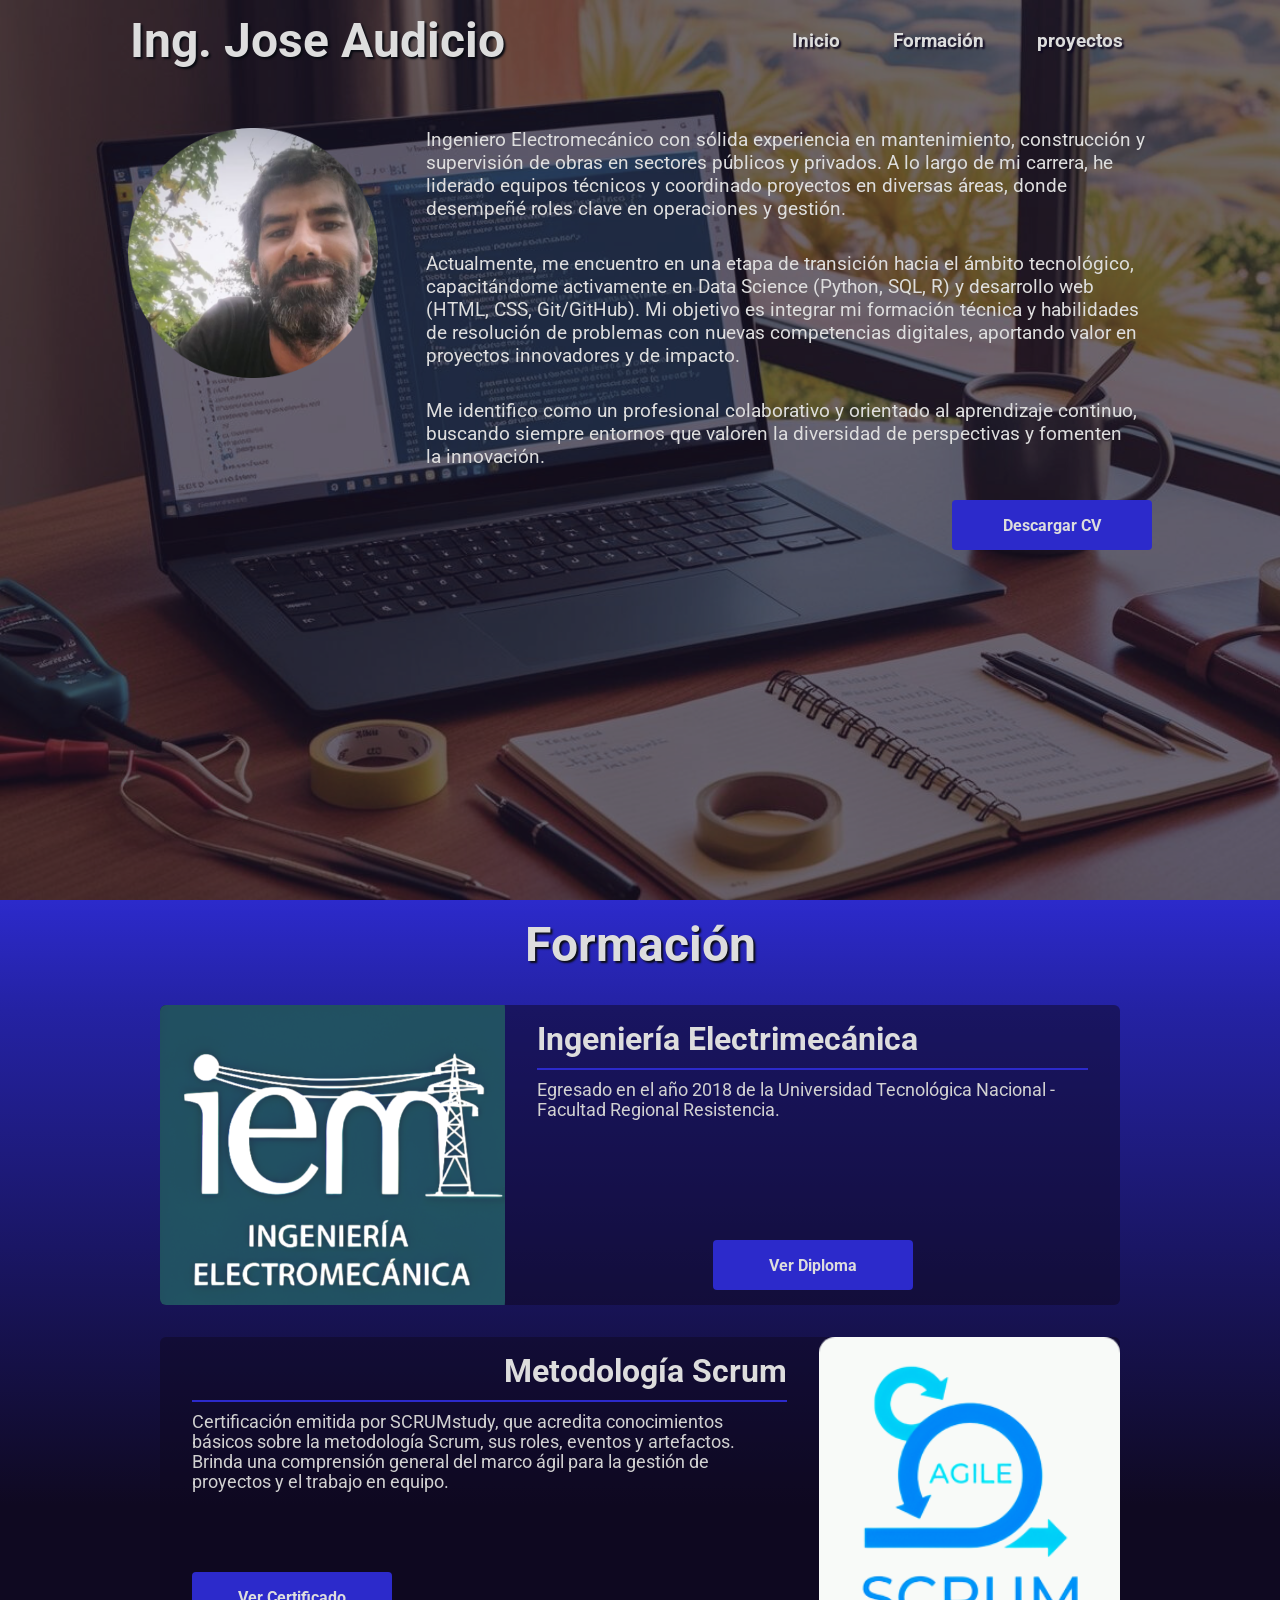
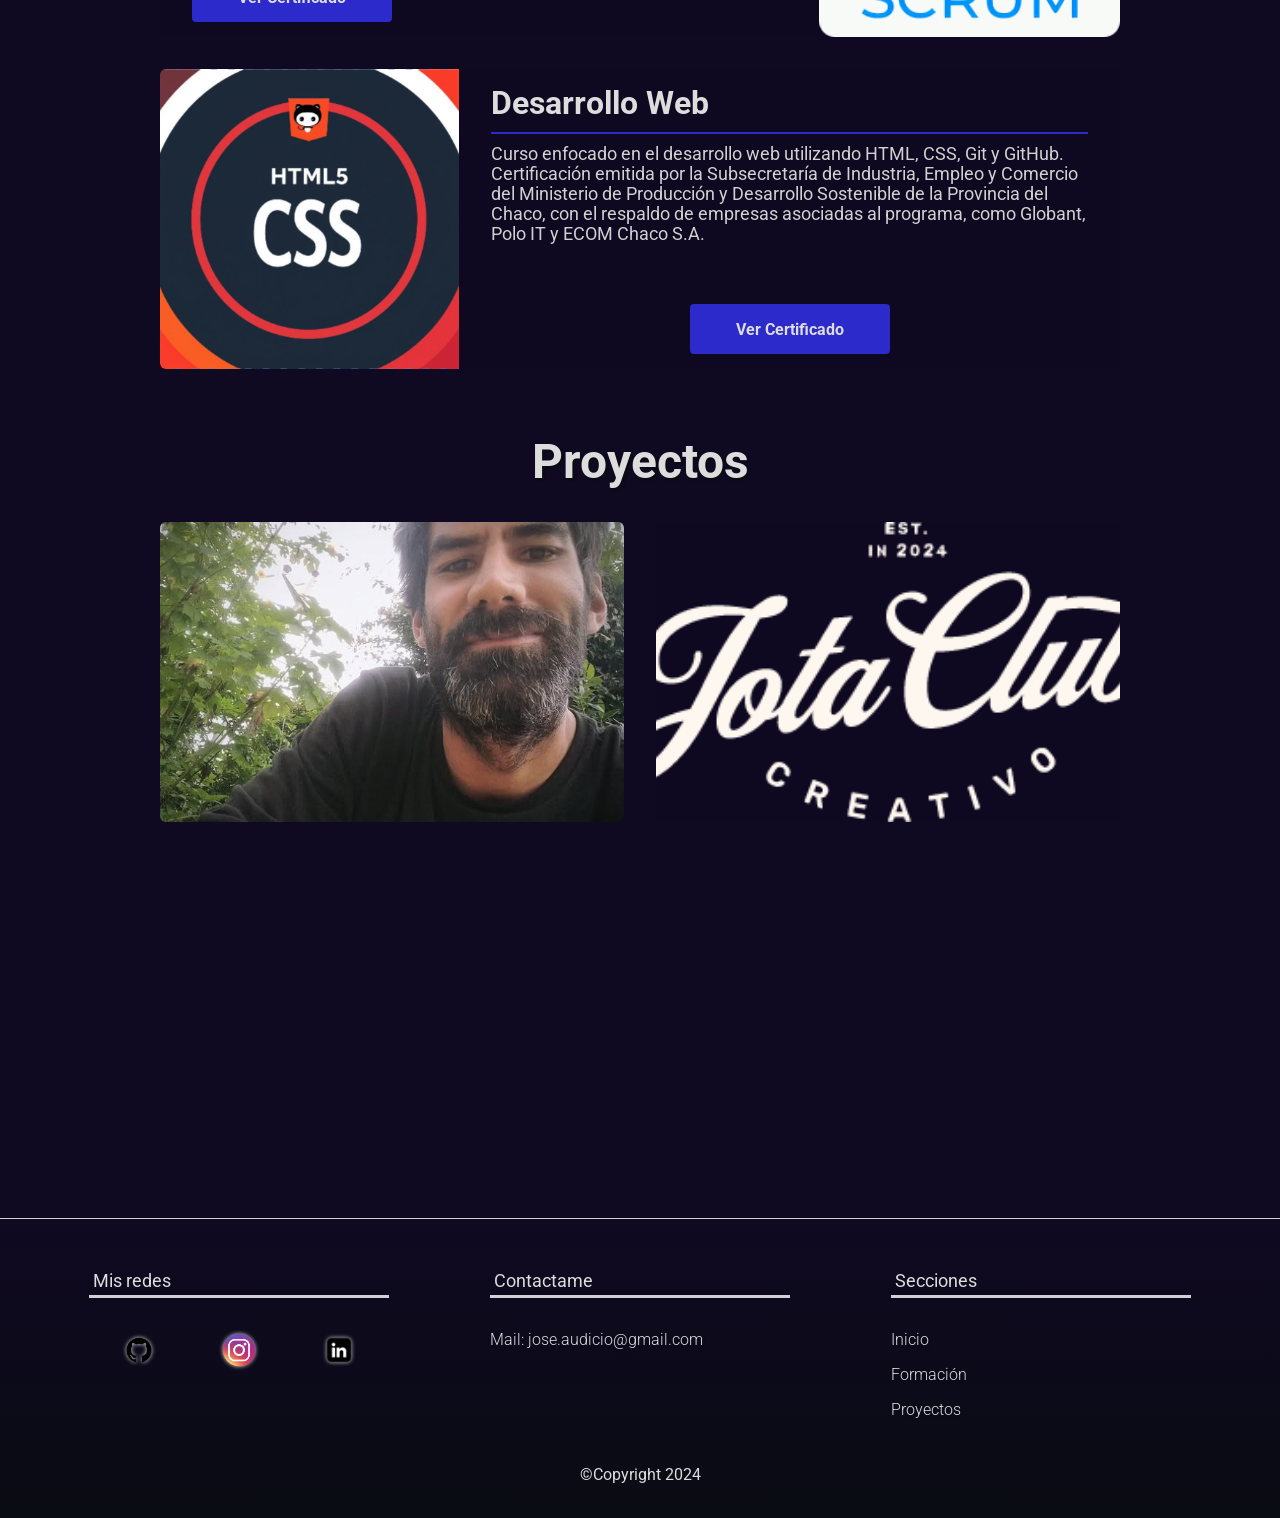
<file: index.html>
<!DOCTYPE html>
<html lang="es">
  <!-- explicacion: lo primero que deben incluir dentro del documento html es el head, 
    dentro de el agregaremos titulo, enlaces a hojas de estilo y fuentes entre otras cosas -->
  <head>
    <meta charset="UTF-8" />
    <meta name="viewport" content="width=device-width, initial-scale=1.0" />
    <title>Ing Audicio</title>
    <link rel="stylesheet" href="style.css" />
    <link rel="preconnect" href="https://fonts.googleapis.com" />
    <link rel="preconnect" href="https://fonts.gstatic.com" crossorigin />
    <link
      href="https://fonts.googleapis.com/css2?family=Roboto:wght@300;400;700&display=swap"
      rel="stylesheet"
    />
    <link rel="shortcut icon" href="./assets/images/profile/yo-temp.png" type="image/x-icon" /> <!-- CAMBIAR ESTAS IMAGENES/ICONOS-->
  </head>
  <!-- repaso de la estructura del head -->
  <!-- explicacion: Luego deben agregar el body -->
  <body class="scroll">
    <!-- explicacion: dentro del body lo primero que deben agregar es el header y la barra de navegacion -->
    <header class="encabezado">
      <nav class="navegacion">
        <a class="navegacion__enlace" href="#presentacion">
          <h2 class="navegacion__titulo"> Ing. Jose Audicio </h2>
        </a>
        <ul class="enlaces">
          <li class="enlaces__item">
            <a class="enlaces__enlace" href="#presentacion">Inicio</a>
          </li>
          <li class="enlaces__item">
            <a class="enlaces__enlace" href="#formacion">Formación</a>
          </li>
          <li class="enlaces__item">
            <a class="enlaces__enlace" href="#proyectos">proyectos</a>
          </li>
        </ul>
      </nav>
    </header>
    <!-- repaso de la estructura del header y explicacion de los enlaces -->

    <!-- explicacion: A continuacion incluiremos la etiqueta main -->
    <main class="principal">
      <!-- explicacion: dentro de esta etiqueta agregaremos las diferentes secciones de nuestra página -->

      <!-- explicacion: Comenzaremos incluyendo una vista de presentacion -->
      <section class="presentacion" id="presentacion">
        <div class="presentacion__contenedor">
          <div class="presentacion__imagen">
            <img src="./assets/images/profile/yo-temp.png" alt="Foto de José Audicio" />
          </div>
        <div class="presentacion__contenedor_info">
          <p class="presentacion__parrafo">
            Ingeniero Electromecánico con sólida experiencia en mantenimiento, construcción y supervisión de obras en sectores públicos y privados. A lo largo de mi carrera, he liderado equipos técnicos y coordinado proyectos en diversas áreas, donde desempeñé roles clave en operaciones y gestión.
          </p>
        
          <p class="presentacion__parrafo">
            Actualmente, me encuentro en una etapa de transición hacia el ámbito tecnológico, capacitándome activamente en Data Science (Python, SQL, R) y desarrollo web (HTML, CSS, Git/GitHub). Mi objetivo es integrar mi formación técnica y habilidades de resolución de problemas con nuevas competencias digitales, aportando valor en proyectos innovadores y de impacto.
          </p>
        
          <p class="presentacion__parrafo">
            Me identifico como un profesional colaborativo y orientado al aprendizaje continuo, buscando siempre entornos que valoren la diversidad de perspectivas y fomenten la innovación.
          </p>
          <div class="presentacion__contenedor_botones">
            <a
              href="./assets/docs/CV - Jose Audicio.pdf"
              target="_blank"
              class="boton boton_oscuro"
              role="button"
              >Descargar CV</a
            >
          </div>
        </div>
      </section>
      <!-- repaso de las partes de la seccion -->
      <article class="articulo conocimientos" id="formacion">
        <h2 class="articulo__titulo">Formación</h2>
        <div class="contenedor_tarjetas_grid">
          <article
          class="tarjeta"
          aria-label="presentacion de mis conocimientos"
          >
            <img
              class="tarjeta__imagen"
              src="./assets/images/conocimientos/titulo.png"
              alt="imagen del proyecto"
              title="conocimientos 1"
            />
            <div class="tarjeta__contenido">
              <h3 class="tarjeta__titulo" id="titulo_proyecto_1">Ingeniería Electrimecánica</h3>
              <span class="tarjeta__divisor"></span>
              <p
                class="tarjeta__parrafo scroll scroll_fino"
                aria-label="descripcion de proyecto personal"
                aria-describedby="titulo_conocimientos_1"
              >
                Egresado en el año 2018 de la Universidad Tecnológica Nacional - Facultad Regional Resistencia.
              </p>
              <a href="./assets/docs/Titulo UTN.pdf" class="boton boton_oscuro" target="_blank"
                >Ver Diploma</a
              >
            </div>
          </article>
          <!-- explicacion: pueden agregar tantas tarjetas como deseen, para ejemplificar agregaremos seis. 
            Podemos hacerlo simplemente copiando y pegando. Yo en mi caso en algunas tarjetas agregare un pequeño cambio a los botones  -->
          <article class="tarjeta tarjeta--invertida" aria-label="presentacion de mis conocimientos">
            <img
              class="tarjeta__imagen"
              src="./assets/images/conocimientos/scrum.png"
              alt="imagen del proyecto"
              title="conocimientos 2"
            />
            <div class="tarjeta__contenido">
              <h3 class="tarjeta__titulo" id="titulo_proyecto_2">Metodología Scrum</h3>
              <span class="tarjeta__divisor"></span>
              <p class="tarjeta__parrafo scroll scroll_fino scroll_gris" aria-describedby="titulo_conocimientos_2">
                Certificación emitida por SCRUMstudy, que acredita conocimientos básicos sobre la metodología Scrum, 
                sus roles, eventos y artefactos. Brinda una comprensión general del marco ágil para la gestión de proyectos 
                y el trabajo en equipo.
              </p>
              <a href="./assets/docs/ScrumFundamentalsCertified-JoseAudicio-1060211.pdf" class="boton boton_oscuro" target="_blank">Ver Certificado</a>
            </div>
          </article>
          <article
          class="tarjeta"
          aria-label="presentacion de mis conocimientos"
          >
            <img
              class="tarjeta__imagen"
              src="./assets/images/conocimientos/etapa 1.png"
              alt="imagen del proyecto"
              title="conocimientos 3"
            />
            <div class="tarjeta__contenido">
              <h3 class="tarjeta__titulo" id="titulo_proyecto_2">Desarrollo Web</h3>
              <span class="tarjeta__divisor"></span>
              <p
                class="tarjeta__parrafo scroll scroll_fino scroll_gris"
                aria-label="descripcion de proyecto personal"
                aria-describedby="titulo_conocimientos_2"
              >
              Curso enfocado en el desarrollo web utilizando HTML, CSS, Git y GitHub. 
              Certificación emitida por la Subsecretaría de Industria, Empleo y Comercio del 
              Ministerio de Producción y Desarrollo Sostenible de la Provincia del Chaco, 
              con el respaldo de empresas asociadas al programa, como Globant, Polo IT y ECOM Chaco S.A.
              </p>
              <a href="./assets/docs/Desarrollo Web - Informatorio.pdf" class="boton boton_oscuro" target="_blank"
                >Ver Certificado</a
              >
            </div>
          </article>
        </div>
      </article>

      <!-- explicacion: Ahora agregaremos una seccion donde nos explayaremos 
        sobre nuestra historia personal, para ello escribiremos lo siguiente -->

      <!-- explicacion: En la seccion que sigue agregaremos los proyectos en los que trabajaron,
      no se preocupen si todavia no cuentan con ninguno, en el momento que comiencen a construirlos 
      podran ir actualizando la informacion de esta seccion -->
      <article class="articulo proyectos" id="proyectos">
        <h2 class="articulo__titulo__proyecto">Proyectos</h2>
        <div class="contenedor_tarjetas_grid_proyecto">
          <article
          class="tarjeta__proyecto"
          aria-label="presentacion de mis conocimientos"
          >
            <img
              class="tarjeta__imagen__proyecto"
              src="./assets/images/Proyectos/Jose.png"
              alt="imagen del proyecto"
              title="proyecto 1"
            />
            <div class="tarjeta__contenido__proyecto">
              <h3 class="tarjeta__titulo__proyecto" id="titulo_proyecto_1">Portfolio</h3>
              <span class="tarjeta__divisor__proyecto"></span>
              <p
                class="tarjeta__parrafo__proyecto scroll scroll_fino"
                aria-label="descripcion de proyecto personal"
                aria-describedby="titulo_conocimientos_1"
              >
              Proyecto inicial del curso de desarrollo web.
              Portfolio profesional donde aplico HTML, CSS y GitHub para presentar mi perfil y formación.
              </p>
              <a href="https://josepaen.github.io/Portfolio/" class="boton boton_oscuro" target="_blank"
                >Ir al proyecto</a
              >
            </div>
          </article>
          <!-- explicacion: pueden agregar tantas tarjetas como deseen, para ejemplificar agregaremos seis. 
            Podemos hacerlo simplemente copiando y pegando. Yo en mi caso en algunas tarjetas agregare un pequeño cambio a los botones  -->
          <article
          class="tarjeta__proyecto"
          aria-label="presentacion de mis conocimientos"
          >
            <img
              class="tarjeta__imagen__proyecto"
              src="./assets/images/Proyectos/Justi.png"
              alt="imagen del proyecto"
              title="conocimientos 2"
            />
            <div class="tarjeta__contenido__proyecto">
              <h3 class="tarjeta__titulo__proyecto" id="titulo_proyecto_2">Portfolio</h3>
              <span class="tarjeta__divisor__proyecto"></span>
              <p
                class="tarjeta__parrafo__proyecto scroll scroll_fino scroll_gris"
                aria-label="descripcion de proyecto personal"
                aria-describedby="titulo_conocimientos_2"
              >
              Portolio para la diseñadora La Justi 
              Lorem, ipsum dolor sit amet consectetur adipisicing elit. Ratione hic aut nisi unde reiciendis natus, cumque dignissimos reprehenderit perspiciatis impedit et eum architecto dicta odio in voluptatum nostrum ipsa repellat.
              Lorem ipsum, dolor sit amet consectetur adipisicing elit. Maiores porro, nihil unde autem alias repellat sapiente adipisci nemo illo rem incidunt natus eius pariatur vel dolor tempore illum consequuntur nisi.
              Lorem ipsum dolor sit amet, consectetur adipisicing elit. Blanditiis soluta doloribus sed repellendus quo obcaecati eum illo id accusantium distinctio voluptate eos, sequi perspiciatis. Optio quod sit voluptates tempora dolore!
              </p>
              <a href="./assets/images/Proyectos/Justi.png" class="boton boton_oscuro" target="_blank"
                >Ir al proyecto</a
              >
            </div>
          </article>
        </div>
      </article>
      <!-- repaso del articulo conocimientos -->
    </main>
    <!-- repaso de todo lo incluido en la etiqueta main -->

    <!-- Por ultimo deben agregar la etiqueta footer. 
      En esta aparecera nuestra informacion de contacto y 
      también inluiremos enlaces de navegacion y derechos. -->
    <footer class="pie_de_pagina" role="contentinfo">
      <!-- explicacion: la primer columna sera para nuestras redes,
        cabe aclarar que la estructura sera similar en todos los casos y solo habrá pequeños cambios -->
      <div class="pie_de_pagina__columna">
        <h4 class="pie_de_pagina__titulo_columna">Mis redes</h4>
        <ul class="enlaces enlaces_redes">
          <li class="enlaces__item">
            <a
              class="enlaces__enlace enlaces__enlace_footer"
              href="https://github.com/JosePaen"
              target="_blank"
              ><img
                class="enlaces__icono"
                src="./assets/images/logos/github-logo.png"
                alt="logo de github"
                title="github"
            /></a>
          </li>
          <li class="enlaces__item">
            <a
              class="enlaces__enlace enlaces__enlace_footer"
              href="https://www.instagram.com/josepaen/"
              target="_blank"
            >
              <img
                class="enlaces__icono"
                src="./assets/images/logos/ig-logo.png"
                alt="logo de instagram"
                title="instagram"
              />
            </a>
          </li>
          <li class="enlaces__item">
            <a
              class="enlaces__enlace enlaces__enlace_footer"
              href="https://www.linkedin.com/in/jose-audicio/"
              target="_blank"
              ><img
                class="enlaces__icono"
                src="./assets/images/logos/linkedin-logo.png"
                alt="logo de X"
                title="X"
            /></a>
          </li>
        </ul>
      </div>
      <!-- explicacion: la segunda columna sera para nuestros medios de contacto  -->
      <div class="pie_de_pagina__columna">
        <h4 class="pie_de_pagina__titulo_columna">Contactame</h4>
        <ul class="enlaces enlaces_vertical">
          <li class="enlaces__item">
            <a
              class="enlaces__enlace enlaces__enlace_footer"
              href="mailto:jose.audicio@gmail.com"
              target="_blank"
              >Mail: jose.audicio@gmail.com</a
            >
          </li>
        </ul>
      </div>
      <!-- explicacion: la ultima columna sera para los enlaces de navegacion -->
      <div class="pie_de_pagina__columna" role="navigation">
        <h4 class="pie_de_pagina__titulo_columna">Secciones</h4>
        <ul class="enlaces enlaces_vertical">
          <li class="enlaces__item">
            <a
              class="enlaces__enlace enlaces__enlace_footer"
              href="#presentacion"
              >Inicio</a
            >
          </li>
          <li class="enlaces__item">
            <a class="enlaces__enlace enlaces__enlace_footer" href="#formacion"
              >Formación</a
            >
          </li>
          <li class="enlaces__item">
            <a class="enlaces__enlace enlaces__enlace_footer" href="#proyectos"
              >Proyectos</a
            >
          </li>
        </ul>
      </div>
      <!-- por ultimo los derechos de la pagina -->
      <div class="pie_de_pagina__copyright">
        <p>©️Copyright 2024</p>
      </div>
    </footer>
    <!-- repaso de los elementos en el footer -->
  </body>
</html>
</file>
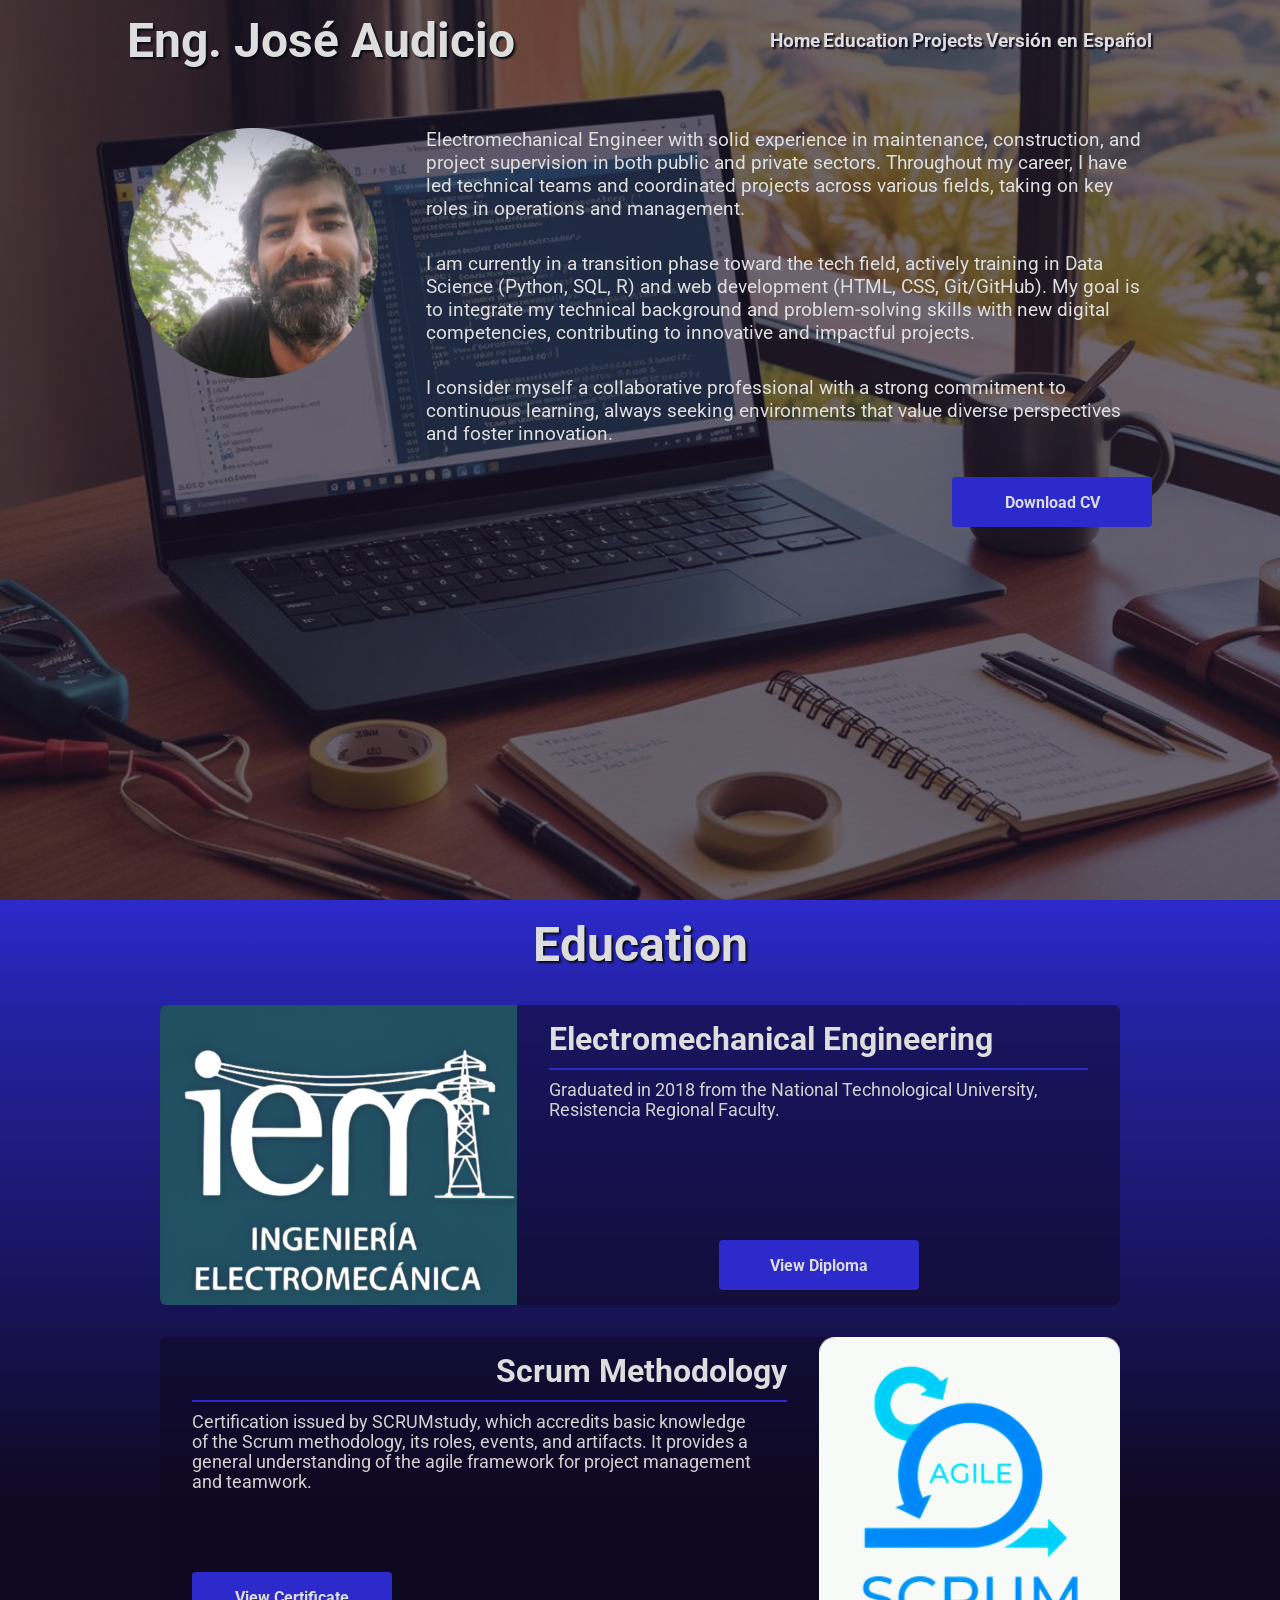
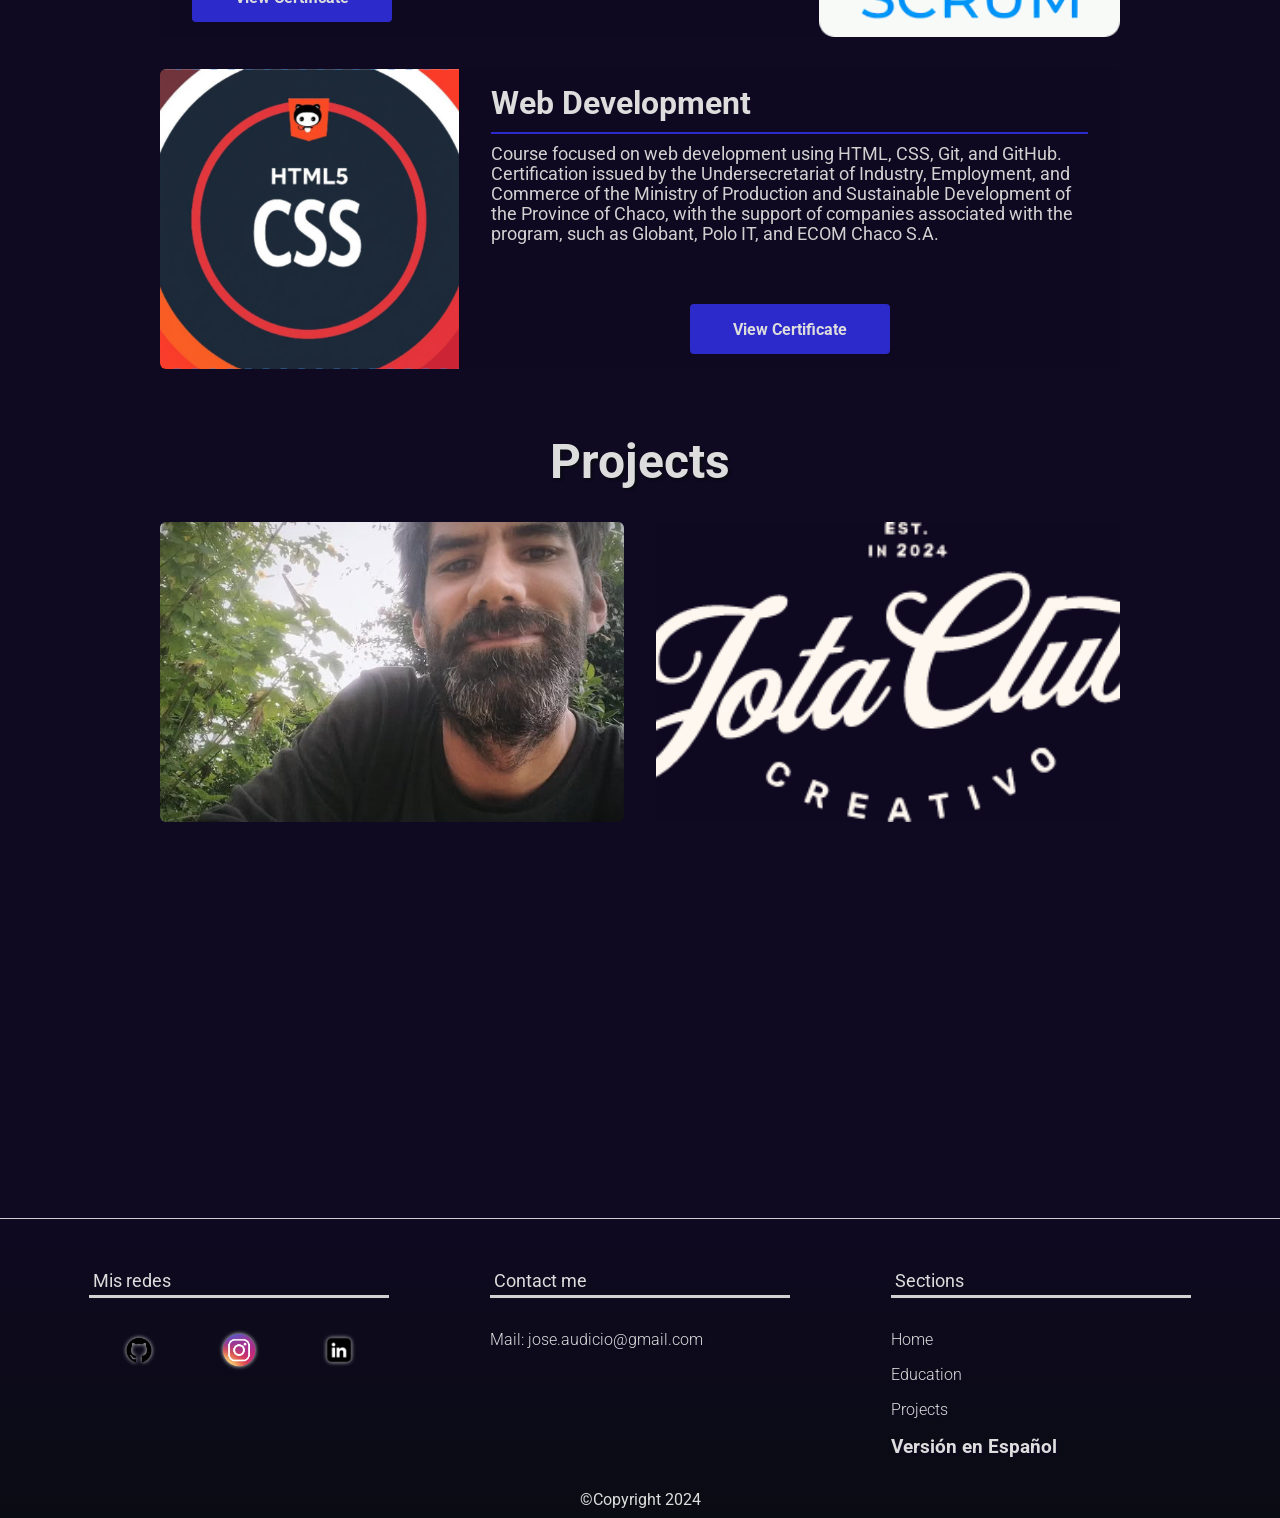
<file: index_english.html>
<!DOCTYPE html>
<html lang="es">
  <!-- explicacion: lo primero que deben incluir dentro del documento html es el head, 
    dentro de el agregaremos titulo, enlaces a hojas de estilo y fuentes entre otras cosas -->
  <head>
    <meta charset="UTF-8" />
    <meta name="viewport" content="width=device-width, initial-scale=1.0" />
    <title>Ing Audicio</title>
    <link rel="stylesheet" href="style.css" />
    <link rel="preconnect" href="https://fonts.googleapis.com" />
    <link rel="preconnect" href="https://fonts.gstatic.com" crossorigin />
    <link
      href="https://fonts.googleapis.com/css2?family=Roboto:wght@300;400;700&display=swap"
      rel="stylesheet"
    />
    <link rel="shortcut icon" href="./assets/images/profile/yo-temp.png" type="image/x-icon" /> <!-- CAMBIAR ESTAS IMAGENES/ICONOS-->
  </head>
  <!-- repaso de la estructura del head -->
  <!-- explicacion: Luego deben agregar el body -->
  <body class="scroll">
    <!-- explicacion: dentro del body lo primero que deben agregar es el header y la barra de navegacion -->
    <header class="encabezado">
      <nav class="navegacion">
        <a class="navegacion__enlace" href="#presentacion">
          <h2 class="navegacion__titulo"> Eng. José Audicio </h2>
        </a>
        <ul class="enlaces">
          <li class="enlaces__item">
            <a class="enlaces__enlace" href="#presentacion">Home</a>
          </li>
          <li class="enlaces__item">
            <a class="enlaces__enlace" href="#formacion">Education</a>
          </li>
          <li class="enlaces__item">
            <a class="enlaces__enlace" href="#proyectos">Projects</a>
          </li>
          <li class="enlaces__item">
            <a class="enlaces__enlace" href="index.html">Versión en Español</a>
          </li>
        </ul>
      </nav>
    </header>
    <!-- repaso de la estructura del header y explicacion de los enlaces -->

    <!-- explicacion: A continuacion incluiremos la etiqueta main -->
    <main class="principal">
      <!-- explicacion: dentro de esta etiqueta agregaremos las diferentes secciones de nuestra página -->

      <!-- explicacion: Comenzaremos incluyendo una vista de presentacion -->
      <section class="presentacion" id="presentacion">
        <div class="presentacion__contenedor">
          <div class="presentacion__imagen">
            <img src="./assets/images/profile/yo-temp.png" alt="Foto de José Audicio" />
          </div>
        <div class="presentacion__contenedor_info">
          <p class="presentacion__parrafo">
            Electromechanical Engineer with solid experience in maintenance, construction, and project supervision in both public and private sectors. Throughout my career, I have led technical teams and coordinated projects across various fields, taking on key roles in operations and management.
          </p>
        
          <p class="presentacion__parrafo">
            I am currently in a transition phase toward the tech field, actively training in Data Science (Python, SQL, R) and web development (HTML, CSS, Git/GitHub). My goal is to integrate my technical background and problem-solving skills with new digital competencies, contributing to innovative and impactful projects.
          </p>
        
          <p class="presentacion__parrafo">
            I consider myself a collaborative professional with a strong commitment to continuous learning, always seeking environments that value diverse perspectives and foster innovation.
          </p>
          <div class="presentacion__contenedor_botones">
            <a
              href="./assets/docs/CV josé Roberto Audicio (E).pdf"
              target="_blank"
              class="boton boton_oscuro"
              role="button"
              >Download CV</a
            >
          </div>
        </div>
      </section>
      <!-- repaso de las partes de la seccion -->
      <article class="articulo conocimientos" id="formacion">
        <h2 class="articulo__titulo">Education</h2>
        <div class="contenedor_tarjetas_grid">
          <article
          class="tarjeta"
          aria-label="presentacion de mis conocimientos"
          >
            <img
              class="tarjeta__imagen"
              src="./assets/images/conocimientos/titulo.png"
              alt="imagen del proyecto"
              title="conocimientos 1"
            />
            <div class="tarjeta__contenido">
              <h3 class="tarjeta__titulo" id="titulo_proyecto_1">Electromechanical Engineering</h3>
              <span class="tarjeta__divisor"></span>
              <p
                class="tarjeta__parrafo scroll scroll_fino"
                aria-label="descripcion de proyecto personal"
                aria-describedby="titulo_conocimientos_1"
              >
              Graduated in 2018 from the National Technological University, Resistencia Regional Faculty.
              </p>
              <a href="./assets/docs/Titulo UTN.pdf" class="boton boton_oscuro" target="_blank"
                >View Diploma</a
              >
            </div>
          </article>
          <!-- explicacion: pueden agregar tantas tarjetas como deseen, para ejemplificar agregaremos seis. 
            Podemos hacerlo simplemente copiando y pegando. Yo en mi caso en algunas tarjetas agregare un pequeño cambio a los botones  -->
          <article class="tarjeta tarjeta--invertida" aria-label="presentacion de mis conocimientos">
            <img
              class="tarjeta__imagen"
              src="./assets/images/conocimientos/scrum.png"
              alt="imagen del proyecto"
              title="conocimientos 2"
            />
            <div class="tarjeta__contenido">
              <h3 class="tarjeta__titulo" id="titulo_proyecto_2">Scrum Methodology</h3>
              <span class="tarjeta__divisor"></span>
              <p class="tarjeta__parrafo scroll scroll_fino scroll_gris" aria-describedby="titulo_conocimientos_2">
                Certification issued by SCRUMstudy, which accredits basic knowledge of the Scrum methodology, its roles, events, and artifacts. It provides a general understanding of the agile framework for project management and teamwork.
              </p>
              <a href="./assets/docs/ScrumFundamentalsCertified-JoseAudicio-1060211.pdf" class="boton boton_oscuro" target="_blank">View Certificate</a>
            </div>
          </article>
          <article
          class="tarjeta"
          aria-label="presentacion de mis conocimientos"
          >
            <img
              class="tarjeta__imagen"
              src="./assets/images/conocimientos/etapa 1.png"
              alt="imagen del proyecto"
              title="conocimientos 3"
            />
            <div class="tarjeta__contenido">
              <h3 class="tarjeta__titulo" id="titulo_proyecto_2">Web Development</h3>
              <span class="tarjeta__divisor"></span>
              <p
                class="tarjeta__parrafo scroll scroll_fino scroll_gris"
                aria-label="descripcion de proyecto personal"
                aria-describedby="titulo_conocimientos_2"
              >
              Course focused on web development using HTML, CSS, Git, and GitHub. Certification issued by the Undersecretariat of Industry, Employment, and Commerce of the Ministry of Production and Sustainable Development of the Province of Chaco, with the support of companies associated with the program, such as Globant, Polo IT, and ECOM Chaco S.A.
              </p>
              <a href="./assets/docs/Desarrollo Web - Informatorio.pdf" class="boton boton_oscuro" target="_blank"
                >View Certificate</a
              >
            </div>
          </article>
        </div>
      </article>

      <!-- explicacion: Ahora agregaremos una seccion donde nos explayaremos 
        sobre nuestra historia personal, para ello escribiremos lo siguiente -->

      <!-- explicacion: En la seccion que sigue agregaremos los proyectos en los que trabajaron,
      no se preocupen si todavia no cuentan con ninguno, en el momento que comiencen a construirlos 
      podran ir actualizando la informacion de esta seccion -->
      <article class="articulo proyectos" id="proyectos">
        <h2 class="articulo__titulo__proyecto">Projects</h2>
        <div class="contenedor_tarjetas_grid_proyecto">
          <article
          class="tarjeta__proyecto"
          aria-label="presentacion de mis conocimientos"
          >
            <img
              class="tarjeta__imagen__proyecto"
              src="./assets/images/Proyectos/Jose.png"
              alt="imagen del proyecto"
              title="proyecto 1"
            />
            <div class="tarjeta__contenido__proyecto">
              <h3 class="tarjeta__titulo__proyecto" id="titulo_proyecto_1">Portfolio</h3>
              <span class="tarjeta__divisor__proyecto"></span>
              <p
                class="tarjeta__parrafo__proyecto scroll scroll_fino"
                aria-label="descripcion de proyecto personal"
                aria-describedby="titulo_conocimientos_1"
              >
              Initial project of the web development course. Professional portfolio where I apply HTML, CSS, and GitHub to present my profile and background.
              </p>
              <a href="https://josepaen.github.io/Portfolio/" class="boton boton_oscuro" target="_blank"
                >Go to the project</a
              >
            </div>
          </article>
          <!-- explicacion: pueden agregar tantas tarjetas como deseen, para ejemplificar agregaremos seis. 
            Podemos hacerlo simplemente copiando y pegando. Yo en mi caso en algunas tarjetas agregare un pequeño cambio a los botones  -->
          <article
          class="tarjeta__proyecto"
          aria-label="presentacion de mis conocimientos"
          >
            <img
              class="tarjeta__imagen__proyecto"
              src="./assets/images/Proyectos/Justi.png"
              alt="imagen del proyecto"
              title="conocimientos 2"
            />
            <div class="tarjeta__contenido__proyecto">
              <h3 class="tarjeta__titulo__proyecto" id="titulo_proyecto_2">Portfolio</h3>
              <span class="tarjeta__divisor__proyecto"></span>
              <p
                class="tarjeta__parrafo__proyecto scroll scroll_fino scroll_gris"
                aria-label="descripcion de proyecto personal"
                aria-describedby="titulo_conocimientos_2"
              >
              Portfolio for the designer La Justi
              Lorem, ipsum dolor sit amet consectetur adipisicing elit. Ratione hic aut nisi unde reiciendis natus, cumque dignissimos reprehenderit perspiciatis impedit et eum architecto dicta odio in voluptatum nostrum ipsa repellat.
              Lorem ipsum, dolor sit amet consectetur adipisicing elit. Maiores porro, nihil unde autem alias repellat sapiente adipisci nemo illo rem incidunt natus eius pariatur vel dolor tempore illum consequuntur nisi.
              Lorem ipsum dolor sit amet, consectetur adipisicing elit. Blanditiis soluta doloribus sed repellendus quo obcaecati eum illo id accusantium distinctio voluptate eos, sequi perspiciatis. Optio quod sit voluptates tempora dolore!
              </p>
              <a href="./assets/images/Proyectos/Justi.png" class="boton boton_oscuro" target="_blank"
                >Go to the project</a
              >
            </div>
          </article>
        </div>
      </article>
      <!-- repaso del articulo conocimientos -->
    </main>
    <!-- repaso de todo lo incluido en la etiqueta main -->

    <!-- Por ultimo deben agregar la etiqueta footer. 
      En esta aparecera nuestra informacion de contacto y 
      también inluiremos enlaces de navegacion y derechos. -->
    <footer class="pie_de_pagina" role="contentinfo">
      <!-- explicacion: la primer columna sera para nuestras redes,
        cabe aclarar que la estructura sera similar en todos los casos y solo habrá pequeños cambios -->
      <div class="pie_de_pagina__columna">
        <h4 class="pie_de_pagina__titulo_columna">Mis redes</h4>
        <ul class="enlaces enlaces_redes">
          <li class="enlaces__item">
            <a
              class="enlaces__enlace enlaces__enlace_footer"
              href="https://github.com/JosePaen"
              target="_blank"
              ><img
                class="enlaces__icono"
                src="./assets/images/logos/github-logo.png"
                alt="logo de github"
                title="github"
            /></a>
          </li>
          <li class="enlaces__item">
            <a
              class="enlaces__enlace enlaces__enlace_footer"
              href="https://www.instagram.com/josepaen/"
              target="_blank"
            >
              <img
                class="enlaces__icono"
                src="./assets/images/logos/ig-logo.png"
                alt="logo de instagram"
                title="instagram"
              />
            </a>
          </li>
          <li class="enlaces__item">
            <a
              class="enlaces__enlace enlaces__enlace_footer"
              href="https://www.linkedin.com/in/jose-audicio/"
              target="_blank"
              ><img
                class="enlaces__icono"
                src="./assets/images/logos/linkedin-logo.png"
                alt="logo de X"
                title="X"
            /></a>
          </li>
        </ul>
      </div>
      <!-- explicacion: la segunda columna sera para nuestros medios de contacto  -->
      <div class="pie_de_pagina__columna">
        <h4 class="pie_de_pagina__titulo_columna">Contact me</h4>
        <ul class="enlaces enlaces_vertical">
          <li class="enlaces__item">
            <a
              class="enlaces__enlace enlaces__enlace_footer"
              href="mailto:jose.audicio@gmail.com"
              target="_blank"
              >Mail: jose.audicio@gmail.com</a
            >
          </li>
        </ul>
      </div>
      <!-- explicacion: la ultima columna sera para los enlaces de navegacion -->
      <div class="pie_de_pagina__columna" role="navigation">
        <h4 class="pie_de_pagina__titulo_columna">Sections</h4>
        <ul class="enlaces enlaces_vertical">
          <li class="enlaces__item">
            <a
              class="enlaces__enlace enlaces__enlace_footer"
              href="#presentacion"
              >Home</a
            >
          </li>
          <li class="enlaces__item">
            <a class="enlaces__enlace enlaces__enlace_footer" href="#formacion"
              >Education</a
            >
          </li>
          <li class="enlaces__item">
            <a class="enlaces__enlace enlaces__enlace_footer" href="#proyectos"
              >Projects</a
            >
          </li>
          <li class="enlaces__item">
            <a class="enlaces__enlace" href="index.html">Versión en Español</a>
          </li>
        </ul>
      </div>
      <!-- por ultimo los derechos de la pagina -->
      <div class="pie_de_pagina__copyright">
        <p>©️Copyright 2024</p>
      </div>
    </footer>
    <!-- repaso de los elementos en el footer -->
  </body>
</html>
</file>
<file: style.css>
:root {
    /* colors */
    --texto-primario: #dddddd;
    --texto-secundario: #d1d1d1;
    --texto-terciario: #0e0202;
    --fondo-primario: #0f0921;
    --fondo-primario-transparente: #0f092180;
    --fondo-secundario: #0a0c13;
    --fondo-terciario: #f3f3f3;
    --color-primario: #2c2acb;
    --color-primario-apagado: #2422a3;
    --color-secundario: #9b70f9;
    --color-terciario: #6f6f6f;
  
    /* sizes */
    --presentacion-titulo-tamanio: 4rem;
    --presentacion-titulo-tamanio-grande: 3.4rem;
    --presentacion-descripcion-tamanio: 1.2rem;
    --titulo-tamanio: 3rem;
    --sub-titulo-tamanio: 2rem;
    --texto-tamanio: 1.1rem;
    --enlaces-tamanio: 1.2rem;
    --texto-peso-grueso: 700;
    --texto-peso-regular: 400;
    --texto-peso-fino: 300;
  }
  
  /* estilos generales */
  * {
    /* normalizador */
    box-sizing: border-box;
    padding: 0;
    margin: 0;
    /* generales */
    color: var(--texto-primario);
    scroll-behavior: smooth;
    font-family: "Roboto", sans-serif;
    font-style: normal;
  }
  
  html {
    background-color: var(--fondo-primario);
  }
  body {
    min-height: 100%;
    position: relative;
  }
  
  /* Hola, en este video continuaremos agregando estilos al proyecto. 
  Para esto mismo deberemos utilizar las clases que utilizamos anteriormente en las etiquetas de html. 
  Comencemos siguiendo la estructura de nuestro documento html de arriba hacia abajo. Para facilitar esto
  escribamos la misma (comentarios: encabezado, principal, presentacion, articulo, seccion descripcion,
   pie de pagina) 
  recuerden que tambien teniamos elementos que podian repetirse en varios lugares de la pagina, los mismos 
  los escribiremos al final (comentarios: enlaces, botones, tarjetas) */
  
  /* encabezado */
  .encabezado { /* listo */
    position: fixed;        /* hace que se quede fijo en la pantalla */
    top: 0;                 /* lo fija en la parte superior */
    left: 0;
    width: 100%;            /* ocupa todo el ancho */
    z-index: 1000;          /* se asegura que quede por encima del resto */
  }
  .navegacion {  /* listo */
    height: 80px;
    display: flex;
    justify-content: space-around;
    align-items: center;
    background-color: transparent;
  }
  .navegacion__enlace { /* listo */
    text-decoration: none;
  }
  .navegacion__titulo { /* listo */
    font-size: var(--titulo-tamanio);
    text-shadow: 2px 2px 2px var(--fondo-secundario);
  }
  
  /* principal */
  .principal { /* listo */
    background-color: var(--fondo-primario);
  }
  
  /* presentacion */
  .presentacion { /* listo */
    position: relative;
    width: 100%; 
    height: 100vh;
    background-image: url("./assets/images/profile/transicion_elec_soft.png");
    background-size: cover;
    background-position: center;
  }

  .presentacion::before {
    content: "";
    position: absolute;
    top: 0;
    left: 0;
    width: 100%;
    height: 100%;
    background-color: rgba(15, 9, 33, 0.6); /* color oscuro con transparencia */
    z-index: 2;
  }

  .presentacion__contenedor {
    display: flex;
    align-items: center-start;
    justify-content: center;
    gap: 3rem;
    height: 100%;
    padding: 10%;
  }
  
  .presentacion__imagen img {
    position: relative;
    width: 250px;
    height: auto;
    border-radius: 10px;
    object-fit: cover;
    z-index: 3;
  }

  .presentacion__contenedor_info { /* listo */
    position: relative;
    flex: 1;
    display: flex;
    flex-direction: column;
    gap: 2rem;
    z-index: 3;
  }

  .presentacion__contenedor_botones {
    width: 100%; /* mejor que 420px para que use todo el ancho */
    display: flex;
    justify-content: flex-end; /* alinea los botones a la derecha */
    gap: 1rem;
  }
  
  .presentacion__titulo { /* listo */
    font-size: var(--presentacion-titulo-tamanio);
    color: var(--color-primario);
    text-shadow: 2px 2px 2px var(--fondo-secundario);
    /*  animation: cambiar-color 8s linear infinite alternate; */
  }
  
  .presentacion__parrafo { /* listo */
    width: 100%;
    margin-left: auto;     /* empuja el bloque hacia la derecha */
    text-align: left;      /* el texto fluye de izquierda a derecha */
    font-size: var(--presentacion-descripcion-tamanio);
    color: var(--texto-primario);
    text-wrap: pretty;
  }
  
  /* articulo */
  .articulo { /* listo */
    width: 100%;
    height: 100vh;
    padding: 2rem 10rem;
    display: flex;
    flex-direction: column;
    justify-content: space-evenly;
    align-items: center;
    gap: 1rem;
  }
  .sobre_mi { /* listo */
    background: linear-gradient(
      180deg,
      rgb(15 8 16) 0%,
      var(--fondo-primario) 10%,
      var(--color-primario-apagado) 75%,
      var(--color-primario) 90%
    );
  }
  .conocimientos { /* listo */
    background: linear-gradient(
      180deg,
      var(--color-primario) 0%,
      var(--color-primario-apagado) 10%,
      var(--fondo-primario) 55%
    );
    /* eliminar en el video 3 */
    height: max-content;
    padding-top: 1rem;
  }
  
  .articulo__titulo {
    font-size: var(--titulo-tamanio);
    text-align: center;
    margin-bottom: 1rem;
    text-shadow: 2px 2px 2px var(--fondo-secundario);
  }
  .articulo__titulo__proyecto {
    font-size: var(--titulo-tamanio);
    text-align: center;
    margin-bottom: 1rem;
    text-shadow: 2px 2px 2px var(--fondo-secundario);
  }
  .articulo__contenedor_descripciones {
    display: flex;
    justify-content: center;
    gap: 2rem;
  }
  
  /* seccion descripcion */
  .seccion_descripcion { /* listo */
    /* position: relative; */
    display: flex;
    flex-direction: column;
    justify-content: center;
    align-items: center;
    gap: 2rem;
    padding: 40px;
    background-color: var(--fondo-primario-transparente);
    border-radius: 20px;
  }
  
  .seccion_descripcion__porta_retrato {
    height: 300px;
    width: 300px;
    padding: 10px;
    background-color: var(--texto-primario);
    /*   background-color: transparent; */
    cursor: pointer;
  }
  .seccion_descripcion__imagen { /* listo */
    width: 100%;
    height: 240px;
    /* width: 300px;
    height: 300px;
    padding: 10px;
    padding-bottom: 50px;
    background-color: var(--texto-primario);
    position: absolute;
    top: 40px;
    left: 50%;
    transform: translateX(-50%); */
    object-fit: cover;
    /* transition: left 0.3s ease, right 0.3s ease, top 0.3s ease, bottom 0.3s ease,
      width 0.3s ease, height 0.3s ease, padding 0.3s ease,
      background-color 0.3s ease, transform 0.3s ease,
      border-radius 0.1s 0.2s ease; */
  }
  /* .seccion_descripcion__imagen_variante {
    top: auto;
    bottom: 40px;
  }
  
  .seccion_descripcion__imagen:hover {
    width: 100%;
    height: 100%;
    padding: 10px;
    background-color: var(--texto-primario);
    left: 0;
    top: 0;
    border-radius: 20px;
    transform: translateX(0);
  }
  .seccion_descripcion__imagen_variante:hover {
    top: auto;
    bottom: 0;
  } */
  
  .seccion_descripcion__info { /* listo */
    display: flex;
    flex-direction: column;
    max-width: 800px;
    max-height: 300px;
    align-items: flex-start;
    overflow-y: auto;
    overflow-x: hidden;
    padding: 20px;
  }
  .seccion_descripcion__titulo {
    font-size: var(--sub-titulo-tamanio);
    padding: 1rem;
    margin-bottom: 40px;
  }
  .seccion_descripcion__parrafo {
    font-size: var(--texto-tamanio);
    color: var(--texto-secundario);
    text-wrap: pretty;
  }
  
  /* pie de pagina */
  .pie_de_pagina {
    width: 100%;
    height: 300px;
    display: flex;
    padding: 20px;
    padding-top: 3rem;
    justify-content: space-evenly;
    align-items: flex-start;
    flex-wrap: wrap;
    gap: 2rem;
    background-color: var(--fondo-primario);
    background: linear-gradient(
      180deg,
      var(--fondo-primario) 0%,
      var(--fondo-secundario) 100%
    );
    border-top: 1px solid var(--texto-secundario);
  }
  .pie_de_pagina__columna {
    flex-basis: 300px;
    min-height: 100px;
    display: flex;
    flex-direction: column;
    justify-content: flex-start;
    align-items: flex-start;
    gap: 2rem;
  }
  .pie_de_pagina__copyright {
    flex-basis: 100%;
    display: flex;
    justify-content: center;
    align-items: center;
  }
  .pie_de_pagina__titulo_columna {
    width: 100%;
    font-size: var(--texto-tamanio);
    font-weight: var(--texto-peso-regular);
    padding: 4px;
    border-bottom: 3px solid var(--texto-secundario);
  }
  /* enlaces */
  .enlaces {
    width: 30%;
    display: flex;
    justify-content: space-around;
    align-items: center;
  }
  .enlaces_redes {
    width: 100%;
  }
  .enlaces_vertical {
    width: 100%;
    flex-direction: column;
    gap: 1rem;
    align-items: flex-start;
  }
  .enlaces__item {
    list-style: none;
  }
  .enlaces__enlace {
    font-size: var(--enlaces-tamanio);
    font-weight: var(--texto-peso-grueso);
    color: var(--texto-primario);
    text-decoration: none;
    text-shadow: 2px 2px 2px var(--fondo-primario);
    transition: color 0.3s ease;
  }
  .enlaces__enlace_footer {
    font-size: var(--enlaces-tamanio-pequenio);
    font-weight: var(--texto-peso-fino);
  }
  .enlaces__icono {
    width: 40px;
    aspect-ratio: 1;
    filter: drop-shadow(0px 0px 2px var(--texto-primario));
  }
  .enlaces__icono:hover,
  .enlaces__icono:focus {
    filter: drop-shadow(0px 0px 4px var(--texto-primario));
  }
  .enlaces__enlace:hover,
  .enlaces__enlace:focus {
    color: var(--color-primario);
  }
  /* botones */
  .boton {
    display: flex;
    justify-content: center;
    align-items: center;
    width: 200px;
    height: 50px;
    font-weight: var(--texto-peso-grueso);
    text-decoration: none;
    background-color: var(--texto-primario);
    color: var(--fondo-primario);
    border-radius: 4px;
    transition: background-color 0.3s ease, color 0.3s ease; */ /* agregar en semana siguiente */
  }
  .boton:hover,
  .boton:focus {
    color: var(--texto-primario);
    background-color: var(--color-primario-apagado);
  }
  .boton_oscuro {
    color: var(--texto-primario);
    background-color: var(--color-primario);
  }
  .boton_oscuro:hover,
  .boton_oscuro:focus {
    color: var(--texto-primario);
    background-color: var(--color-primario-apagado);
  }
  
  /* tarjetas proyectos*/
  .contenedor_tarjetas_grid {
    display: grid;
    grid-template-columns: 1fr;
    grid-template-rows: 1fr 1fr auto;
    gap: 2rem;
  }
  .tarjeta {
    max-width: 100%;
    height: 300px;
    background-color: var(--fondo-primario-transparente);
    border-radius: 0.375rem;
    box-shadow: 0 0 8px var(--color-primario-transparente);
    /* position: relative; */
    overflow: hidden;
    /* transition: box-shadow 0.3s ease; */
    /* eliminar display flex en video 3 */
    display: flex;
  }
  .tarjeta__contenido {
    /* position: absolute;
    left: 0;
    top: 0;
    height: 100%;
    width: 100%;*/
    padding: 0 2rem;
    display: flex;
    flex-direction: column;
    justify-content: center;
    align-items: flex-start;
    gap: 10px;
    /* background-color: var(--fondo-primario-transparente); */
    /* backdrop-filter: blur(4px); */
    /* opacity: 0; */
    /* transition: opacity 0.3s ease; */
  }
  /* Aplica solo a la tarjeta con clase tarjeta--invertida */
  .tarjeta--invertida {
    flex-direction: row-reverse;
  }
  .tarjeta--invertida .tarjeta__contenido {
  text-align: left;
  align-items: flex-end;
  }
  .tarjeta__contenido .boton {
    align-self: flex-end;
  }
  .tarjeta__titulo {
    font-size: var(--sub-titulo-tamanio);
  }
  .tarjeta__divisor {
    width: 100%;
    height: 2px;
    background-color: var(--color-primario);
  }
  
  .tarjeta__parrafo {
    font-size: var(--texto-tamanio);
    color: var(--texto-secundario);
    overflow: auto;
    flex-basis: 150px;
    text-wrap: pretty;
  }
  .tarjeta__imagen {
    height: 100%;
    width: 50%;
    /* width: 100%; */
    object-fit: cover;
    /* transition: transform 0.3s ease-in; */
  }
  /* .tarjeta:hover {
    box-shadow: 0px 0px 12px var(--fondo-secundario);
  }
  .tarjeta:hover > .tarjeta__imagen {
    transform: scale(1.2);
  }
  .tarjeta:hover > .tarjeta__contenido {
    opacity: 1;
  } */

  .tarjeta--invertida .tarjeta__contenido .boton {
    align-self: flex-start;
  }

  /* tarjetas proyectos*/
  .contenedor_tarjetas_grid_proyecto {
    display: grid;
    grid-template-columns: 1fr 1fr;
    grid-template-rows: 1fr 1fr auto;
    gap: 2rem;
  }
  .tarjeta__proyecto {
    max-width: 100%;
    height: 300px;
    background-color: var(--fondo-primario-transparente);
    border-radius: 0.375rem;
    box-shadow: 0 0 8px var(--color-primario-transparente);
    position: relative;
    overflow: hidden;
    transition: box-shadow 0.3s ease;
  }
  .tarjeta__contenido__proyecto {
    position: absolute;
    left: 0;
    top: 0;
    height: 100%;
    width: 100%;*/
    padding: 0 2rem;
    display: flex;
    flex-direction: column;
    justify-content: center;
    align-items: flex-start;
    gap: 10px;
    background-color: var(--fondo-primario-transparente);
    backdrop-filter: blur(4px);
    opacity: 0;
    transition: opacity 0.3s ease;
  }
  .tarjeta__contenido__proyecto .boton {
    align-self: flex-end;
  }
  .tarjeta__titulo__proyecto {
    font-size: var(--sub-titulo-tamanio);
  }
  .tarjeta__divisor__proyecto {
    width: 100%;
    height: 2px;
    background-color: var(--color-primario);
  }
  .tarjeta__parrafo__proyecto {
    font-size: var(--texto-tamanio);
    color: var(--texto-secundario);
    overflow: auto;
    flex-basis: 150px;
    text-wrap: pretty;
  }
  .tarjeta__imagen__proyecto {
    height: 100%;
    width: 100%;
    object-fit: cover;
    transition: transform 0.3s ease-in;
  }
  .tarjeta__proyecto:hover {
    box-shadow: 0px 0px 12px var(--fondo-secundario);
  }
  .tarjeta__proyecto:hover > .tarjeta__imagen__proyecto {
    transform: scale(1.2);
  }
  .tarjeta__proyecto:hover > .tarjeta__contenido__proyecto {
    opacity: 1;
  }
  /* scroll */
  .scroll {
    scrollbar-width: auto;
    scrollbar-color: var(--color-primario) transparent;
  }
  .scroll_fino {
    scrollbar-width: thin;
  }
  .scroll_gris {
    scrollbar-color: var(--color-terciario) transparent;
  }

  /* responsive */

  @media (max-width: 1700px) {
    .presentacion__titulo {
      font-size: var(--presentacion-titulo-tamanio-grande);
    }
    .articulo {
      height: max-content;
      justify-content: flex-start;
    }
    .tarjeta__contenido .boton {
      align-self: center;
    }
    .tarjeta__contenido__proyecto .boton {
      align-self: center;
    }
  }

  @media (max-width: 1200px) {
    .presentacion__contenedor_info {
      justify-content: flex-end;
      background: linear-gradient(
        90deg,
        var(--fondo-primario-transparente) 40%,
        transparent 60%
      );
    }
    .contenedor_tarjetas_grid {
      grid-template-columns: 1fr;
      grid-template-rows: 1fr 1fr auto;
    }
    .contenedor_tarjetas_grid_proyecto {
      grid-template-columns: 1fr 1fr;
      grid-template-rows: 1fr 1fr auto;
    }
    .articulo__contenedor_descripciones {
      display: flex;
      flex-direction: column;
      justify-content: center;
    }
    .seccion_descripcion {
      height: max-content;
      gap: 1rem;
    }
    .seccion_descripcion__info {
      height: 300px;
    }
    .pie_de_pagina {
      height: max-content;
      justify-content: flex-start;
    }
  }
  @media (max-width: 992px) {
    .presentacion__contenedor_info {
      background: linear-gradient(
        90deg,
        var(--fondo-primario-transparente) 40%,
        transparent 80%
      );
    }
    .boton {
      width: 140px;
    }
    .articulo {
      padding: 2rem 6rem;
    }
  }
  @media (max-width: 760px) {
    .navegacion {
      height: 120px;
      display: flex;
      flex-direction: column;
      background-color: var(--fondo-primario-transparente);
    }
    .enlaces {
      width: 80%;
    }
    .enlaces_redes {
      width: 100%;
    }
    .enlaces_vertical {
      width: 100%;
    }
    .articulo {
      padding: 2rem;
      overflow-x: hidden;
    }
    .tarjeta__contenido .boton {
      align-self: center;
    }
    .tarjeta__contenido__proyecto .boton {
      align-self: center;
    }
    .pie_de_pagina {
      flex-direction: column;
      justify-content: flex-start;
      align-items: center;
    }
    .pie_de_pagina__columna {
      flex-basis: 150px;
      width: 100%;
    }
  }
  @media (max-width: 576px) {
    .presentacion__titulo {
      font-size: var(--titulo-tamanio);
    }
    .presentacion__contenedor_botones {
      justify-content: flex-start;
      width: 100%;
    }
    .seccion_descripcion {
      padding: 20px;
    }
    .seccion_descripcion__info {
      padding: 10px;
    }
    .seccion_descripcion__imagen {
      top: 20px;
    }
    .contenedor_tarjetas_grid {
      grid-template-columns: 1fr;
      grid-template-rows: 1fr auto;
    }
    .contenedor_tarjetas_grid_proyecto {
      grid-template-columns: 1fr;
      grid-template-rows: 1fr auto;
    }
    .boton {
      width: 120px;
    }
  }
</file>
